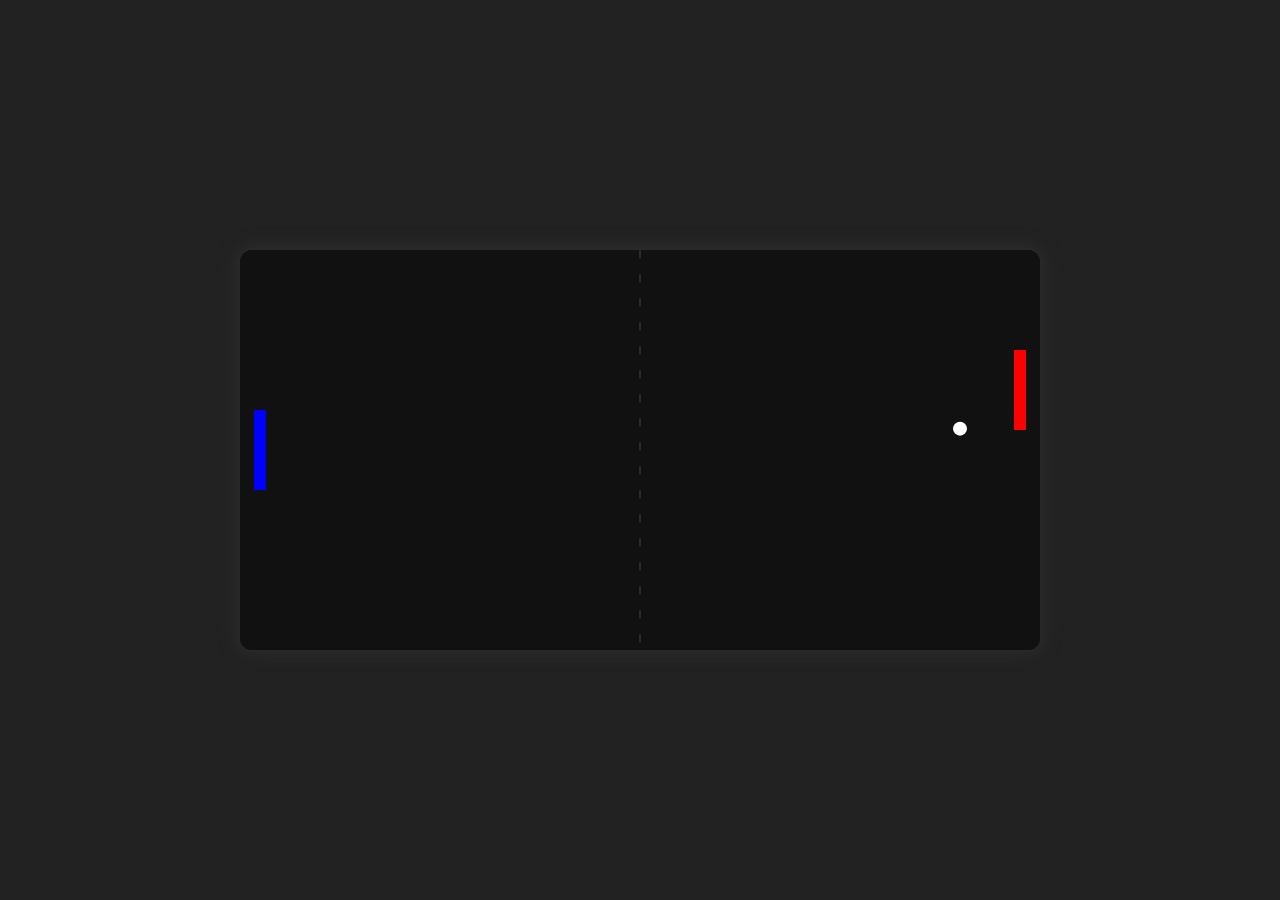
<file: Ping-Pong-main/index.html>
<!DOCTYPE html>
<html lang="en">
<head>
  <meta charset="UTF-8">
  <title>Pong Game</title>
  <link rel="stylesheet" href="style.css">
</head>
<body>
  <canvas id="pong" width="800" height="400"></canvas>
  <script src="game.js"></script>
</body>
</html>
</file>
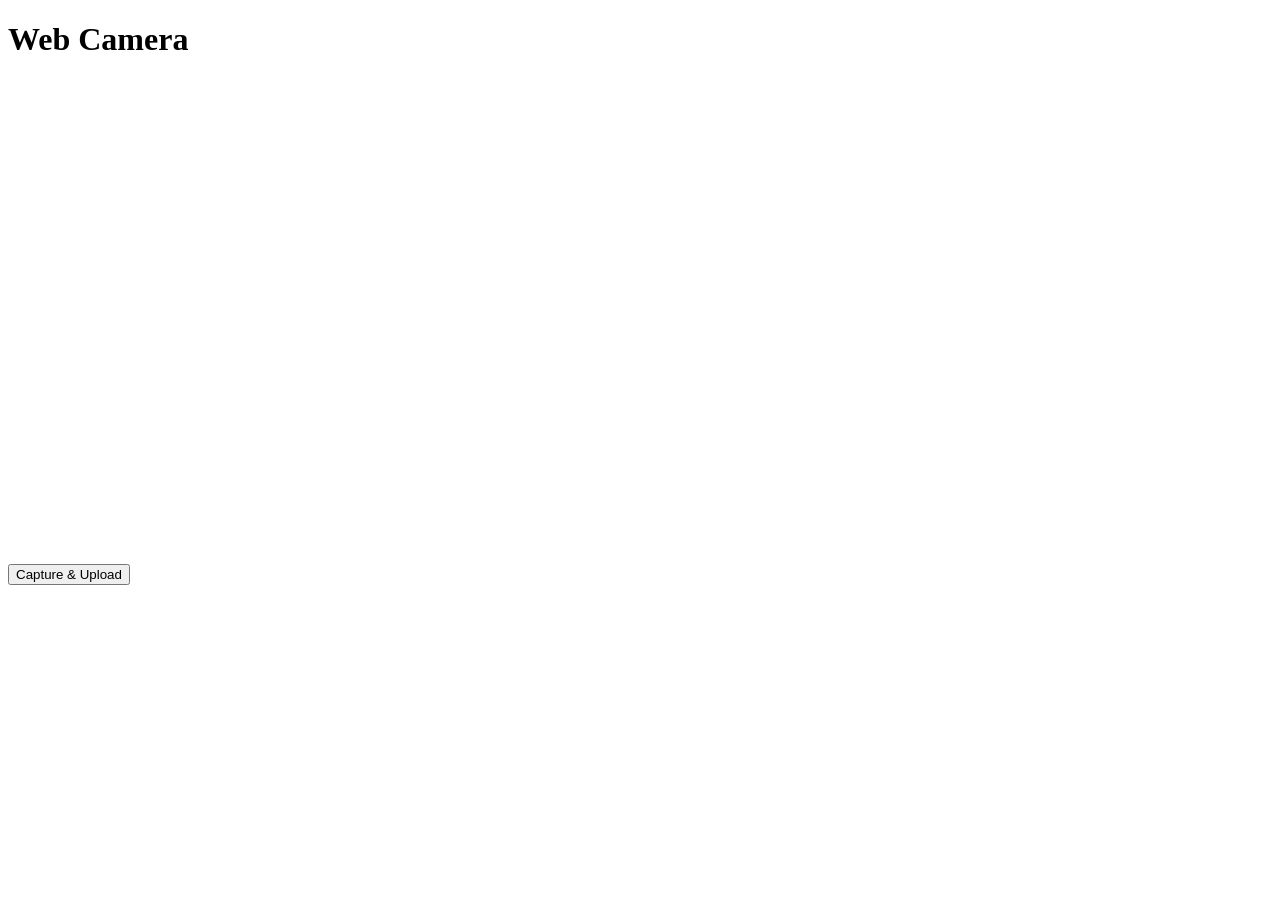
<file: Camera-Recordin-Apps-main/templates/index.html>
<!DOCTYPE html>
<html>
<head><title>Webcam</title></head>
<body>
<h1>Web Camera</h1>
<video id="video" autoplay playsinline width="640" height="480"></video><br>
<button id="snap">Capture & Upload</button>
<canvas id="canvas" width="640" height="480" hidden></canvas>
<div id="status"></div>

<script>
navigator.mediaDevices.getUserMedia({video:true}).then(stream =>{
    video.srcObject = stream;
});

snap.onclick = async () => {
    const ctx = canvas.getContext('2d');
    ctx.drawImage(video, 0, 0);
    const data = canvas.toDataURL('image/jpeg');

    const res = await fetch('/upload',{method:'POST',headers:{'Content-Type':'application/json'},body:JSON.stringify({image:data})});
    const j = await res.json();
    status.textContent = j.ok ? 'Saved: '+j.file : 'Failed';
};
</script>
</body>
</html>
</file>
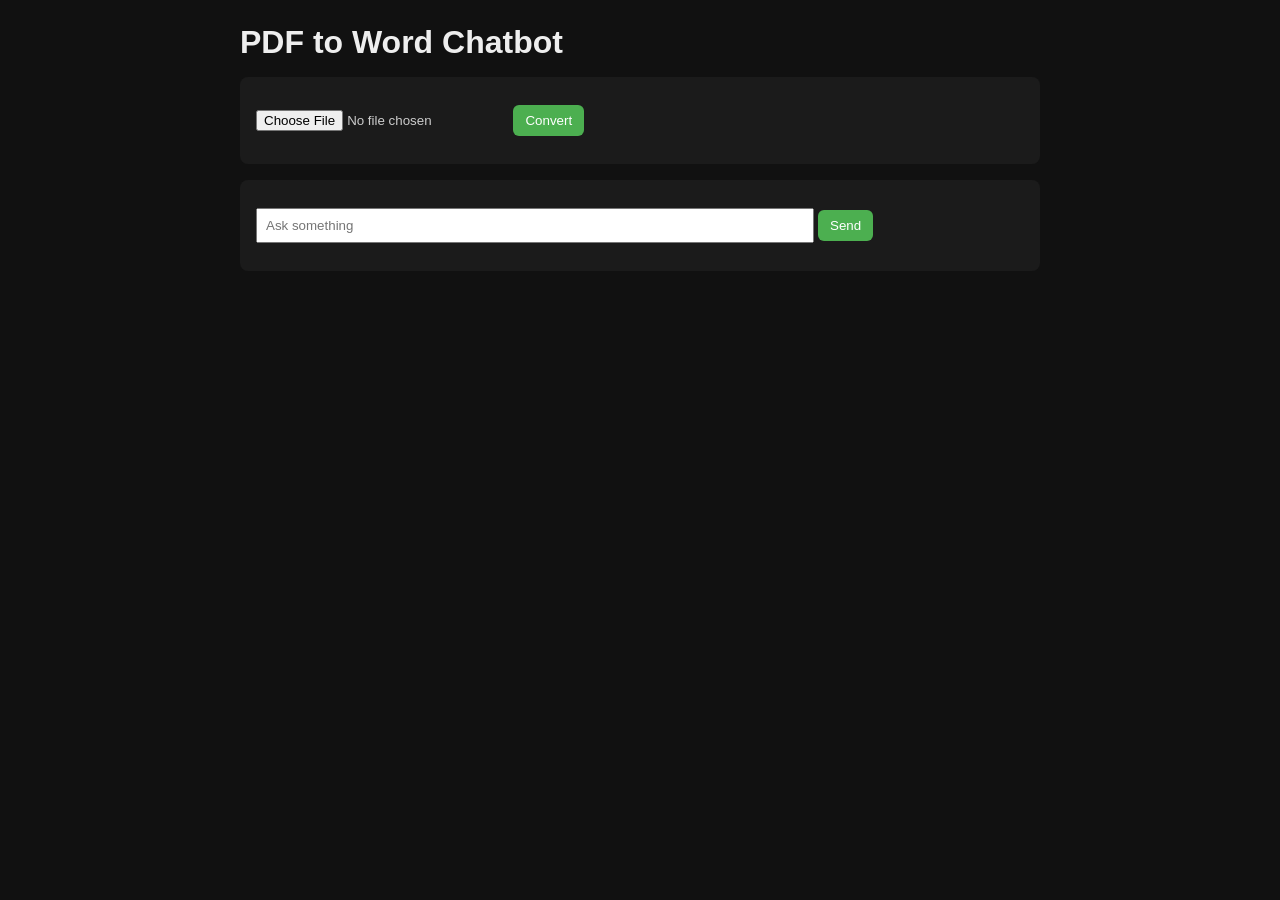
<file: PDF-To-Word/templates/index.html>
<!DOCTYPE html>
<html>
<head>
    <meta charset="utf-8">
    <title>PDF to Word Chatbot</title>
    <style>
        body { font-family: Arial, sans-serif; background:#111; color:#eee; margin:0; }
        .container { max-width: 800px; margin: 0 auto; padding: 24px; }
        h1 { margin: 0 0 16px; }
        .panel { background:#1b1b1b; padding:16px; border-radius:8px; }
        .row { margin-top:12px; }
        input[type=file] { color:#ccc; }
        button { background:#4CAF50; color:#fff; border:0; padding:8px 12px; border-radius:6px; cursor:pointer; }
        button:disabled { opacity:0.6; cursor:not-allowed; }
        a { color:#4CAF50; }
        #status { margin-top:10px; font-size:14px; }
    </style>
</head>
<body>
    <div class="container">
        <h1>PDF to Word Chatbot</h1>
        <div class="panel">
            <div class="row">
                <input id="pdf" type="file" accept="application/pdf" />
                <button id="upload">Convert</button>
            </div>
            <div id="status"></div>
            <div id="result" class="row"></div>
        </div>
        <div class="panel" style="margin-top:16px;">
            <div class="row">
                <input id="msg" type="text" placeholder="Ask something" style="width:70%; padding:8px;" />
                <button id="send">Send</button>
            </div>
            <div id="chat" class="row"></div>
        </div>
    </div>
    <script>
    const pdfInput = document.getElementById('pdf');
    const uploadBtn = document.getElementById('upload');
    const statusDiv = document.getElementById('status');
    const resultDiv = document.getElementById('result');
    const msgInput = document.getElementById('msg');
    const sendBtn = document.getElementById('send');
    const chatDiv = document.getElementById('chat');
    let currentUid = '';

    uploadBtn.onclick = async () => {
        if (!pdfInput.files.length) { statusDiv.textContent = 'Select a PDF.'; return; }
        statusDiv.textContent = 'Processing…';
        uploadBtn.disabled = true;
        const fd = new FormData();
        fd.append('file', pdfInput.files[0]);
        try {
            const r = await fetch('/process', { method:'POST', body: fd });
            const j = await r.json();
            if (j.download_url) {
                resultDiv.innerHTML = `<a href="${j.download_url}">Download Word File</a>`;
                statusDiv.textContent = 'Done';
                currentUid = j.uid || '';
            } else {
                statusDiv.textContent = j.error || 'Failed';
            }
        } catch (e) {
            statusDiv.textContent = 'Error';
        } finally {
            uploadBtn.disabled = false;
        }
    };

    sendBtn.onclick = async () => {
        const m = msgInput.value.trim();
        if (!m) return;
        chatDiv.innerHTML += `<div>You: ${m}</div>`;
        msgInput.value = '';
        try {
            const r = await fetch('/ask', { method:'POST', headers:{'Content-Type':'application/json'}, body: JSON.stringify({ message: m, uid: currentUid }) });
            const j = await r.json();
            chatDiv.innerHTML += `<div>Bot: ${j.reply}</div>`;
        } catch (e) {
            chatDiv.innerHTML += `<div>Bot: Error</div>`;
        }
    };
    </script>
</body>
</html>
</file>
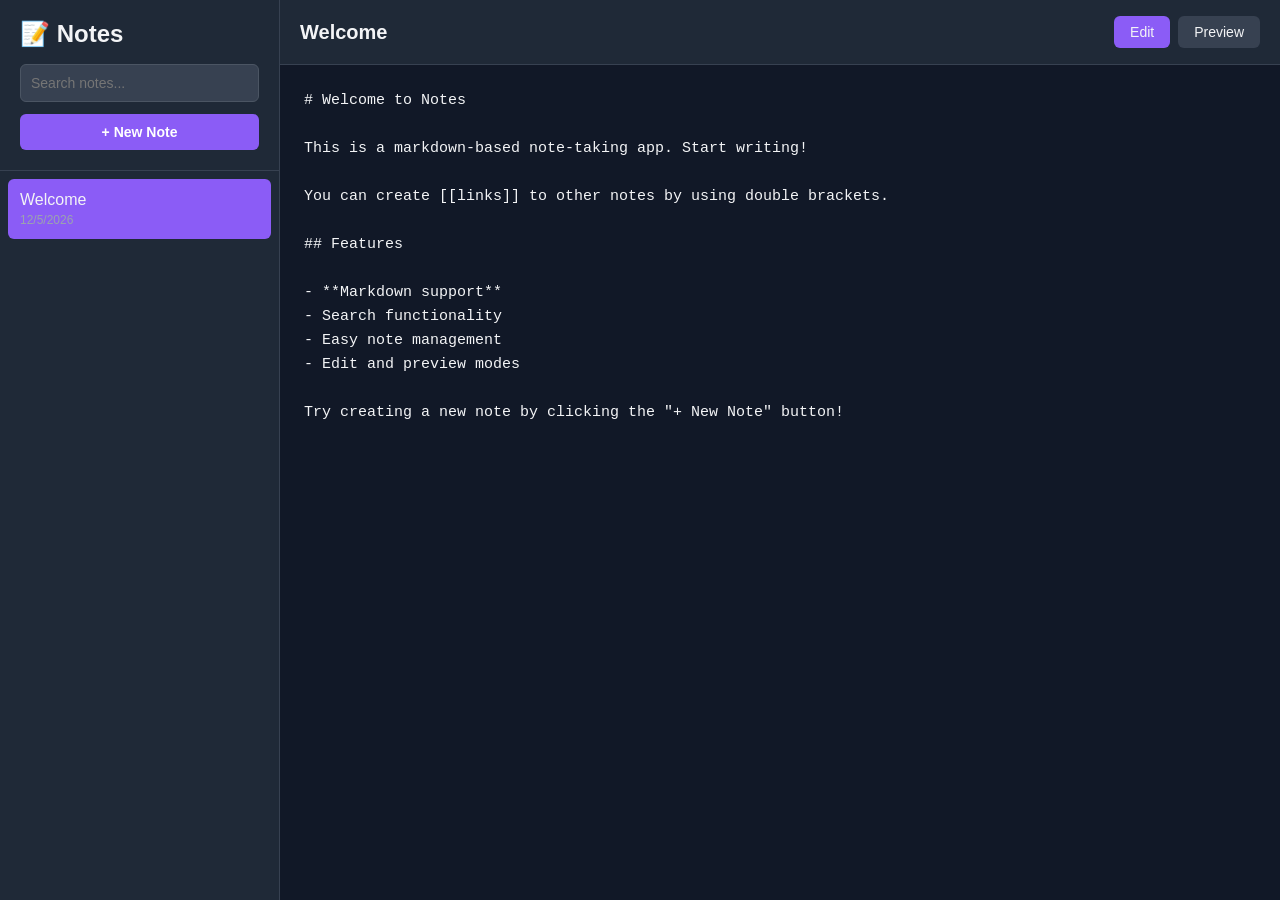
<file: Notes-main/notes_v1.html>
<!DOCTYPE html>
<html lang="en">
<head>
    <meta charset="UTF-8">
    <meta name="viewport" content="width=device-width, initial-scale=1.0">
    <title>Notes App</title>
    <style>
        * {
            margin: 0;
            padding: 0;
            box-sizing: border-box;
        }

        body {
            font-family: -apple-system, BlinkMacSystemFont, 'Segoe UI', Roboto, Oxygen, Ubuntu, Cantarell, sans-serif;
            background: #111827;
            color: #f3f4f6;
            height: 100vh;
            overflow: hidden;
        }

        .container {
            display: flex;
            height: 100vh;
        }

        .sidebar {
            width: 280px;
            background: #1f2937;
            border-right: 1px solid #374151;
            display: flex;
            flex-direction: column;
        }

        .sidebar-header {
            padding: 20px;
            border-bottom: 1px solid #374151;
        }

        .app-title {
            display: flex;
            align-items: center;
            gap: 10px;
            margin-bottom: 16px;
            font-size: 24px;
            font-weight: bold;
        }

        .search-box {
            position: relative;
            margin-bottom: 12px;
        }

        .search-box input {
            width: 100%;
            padding: 10px;
            background: #374151;
            border: 1px solid #4b5563;
            border-radius: 6px;
            color: #f3f4f6;
            font-size: 14px;
        }

        .search-box input:focus {
            outline: none;
            border-color: #8b5cf6;
        }

        .new-note-btn {
            width: 100%;
            padding: 10px 16px;
            background: #8b5cf6;
            border: none;
            border-radius: 6px;
            color: white;
            font-weight: 600;
            cursor: pointer;
            font-size: 14px;
            transition: background 0.2s;
        }

        .new-note-btn:hover {
            background: #7c3aed;
        }

        .new-note-btn:active {
            transform: scale(0.98);
        }

        .notes-list {
            flex: 1;
            overflow-y: auto;
            padding: 8px;
        }

        .note-item {
            padding: 12px;
            margin-bottom: 4px;
            border-radius: 6px;
            cursor: pointer;
            transition: background 0.2s;
            display: flex;
            align-items: center;
            justify-content: space-between;
            position: relative;
        }

        .note-item:hover {
            background: #374151;
        }

        .note-item.active {
            background: #8b5cf6;
        }

        .note-item-content {
            display: flex;
            align-items: flex-start;
            gap: 8px;
            flex: 1;
            min-width: 0;
        }

        .note-title {
            font-weight: 500;
            overflow: hidden;
            text-overflow: ellipsis;
            white-space: nowrap;
            margin-bottom: 4px;
        }

        .note-date {
            font-size: 12px;
            color: #9ca3af;
        }

        .delete-btn {
            padding: 6px 10px;
            background: #dc2626;
            border: none;
            border-radius: 4px;
            color: white;
            cursor: pointer;
            font-size: 12px;
            opacity: 0;
            transition: opacity 0.2s;
        }

        .note-item:hover .delete-btn {
            opacity: 1;
        }

        .delete-btn:hover {
            background: #b91c1c;
        }

        .main-content {
            flex: 1;
            display: flex;
            flex-direction: column;
        }

        .editor-header {
            background: #1f2937;
            border-bottom: 1px solid #374151;
            padding: 16px 20px;
            display: flex;
            align-items: center;
            justify-content: space-between;
        }

        .editor-title {
            font-size: 20px;
            font-weight: 600;
        }

        .mode-buttons {
            display: flex;
            gap: 8px;
        }

        .mode-btn {
            padding: 8px 16px;
            background: #374151;
            border: none;
            border-radius: 6px;
            color: #f3f4f6;
            cursor: pointer;
            font-size: 14px;
            transition: background 0.2s;
        }

        .mode-btn:hover {
            background: #4b5563;
        }

        .mode-btn.active {
            background: #8b5cf6;
        }

        .editor-area {
            flex: 1;
            overflow: hidden;
        }

        #editor {
            width: 100%;
            height: 100%;
            padding: 24px;
            background: #111827;
            border: none;
            color: #f3f4f6;
            font-family: 'Courier New', monospace;
            font-size: 15px;
            line-height: 1.6;
            resize: none;
        }

        #editor:focus {
            outline: none;
        }

        #preview {
            width: 100%;
            height: 100%;
            padding: 24px;
            overflow-y: auto;
            line-height: 1.6;
        }

        #preview h1 {
            font-size: 32px;
            margin: 16px 0 8px;
            font-weight: bold;
        }

        #preview h2 {
            font-size: 24px;
            margin: 16px 0 8px;
            font-weight: bold;
        }

        #preview h3 {
            font-size: 20px;
            margin: 16px 0 8px;
            font-weight: bold;
        }

        #preview strong {
            font-weight: bold;
        }

        #preview em {
            font-style: italic;
        }

        #preview code {
            background: #374151;
            padding: 2px 6px;
            border-radius: 4px;
            font-family: 'Courier New', monospace;
        }

        #preview .wiki-link {
            color: #60a5fa;
            text-decoration: underline;
            cursor: pointer;
        }

        .hidden {
            display: none !important;
        }
    </style>
</head>
<body>
    <div class="container">
        <div class="sidebar">
            <div class="sidebar-header">
                <div class="app-title">
                    📝 Notes
                </div>
                
                <div class="search-box">
                    <input type="text" id="searchInput" placeholder="Search notes...">
                </div>
                
                <button class="new-note-btn" id="newNoteBtn">+ New Note</button>
            </div>
            
            <div class="notes-list" id="notesList"></div>
        </div>

        <div class="main-content">
            <div class="editor-header">
                <h2 class="editor-title" id="editorTitle">Welcome</h2>
                <div class="mode-buttons">
                    <button class="mode-btn active" id="editBtn">Edit</button>
                    <button class="mode-btn" id="previewBtn">Preview</button>
                </div>
            </div>
            
            <div class="editor-area">
                <textarea id="editor"></textarea>
                <div id="preview" class="hidden"></div>
            </div>
        </div>
    </div>

    <script>
        console.log('Script started');

        // Application state
        const state = {
            notes: [
                {
                    id: '1',
                    title: 'Welcome',
                    content: '# Welcome to Notes\n\nThis is a markdown-based note-taking app. Start writing!\n\nYou can create [[links]] to other notes by using double brackets.\n\n## Features\n\n- **Markdown support**\n- Search functionality\n- Easy note management\n- Edit and preview modes\n\nTry creating a new note by clicking the "+ New Note" button!',
                    created: Date.now()
                }
            ],
            activeNoteId: '1',
            editMode: true,
            searchQuery: ''
        };

        // DOM elements
        const editor = document.getElementById('editor');
        const preview = document.getElementById('preview');
        const notesList = document.getElementById('notesList');
        const searchInput = document.getElementById('searchInput');
        const newNoteBtn = document.getElementById('newNoteBtn');
        const editBtn = document.getElementById('editBtn');
        const previewBtn = document.getElementById('previewBtn');
        const editorTitle = document.getElementById('editorTitle');

        console.log('DOM elements found:', {
            editor: !!editor,
            newNoteBtn: !!newNoteBtn,
            editBtn: !!editBtn
        });

        // Save/Load functions
        function saveToLocalStorage() {
            try {
                localStorage.setItem('notes-app-data', JSON.stringify(state.notes));
                localStorage.setItem('notes-app-active', state.activeNoteId);
                console.log('Saved to localStorage');
            } catch (e) {
                console.error('Failed to save:', e);
            }
        }

        function loadFromLocalStorage() {
            try {
                const notesData = localStorage.getItem('notes-app-data');
                const activeId = localStorage.getItem('notes-app-active');
                
                if (notesData) {
                    state.notes = JSON.parse(notesData);
                    console.log('Loaded notes from localStorage');
                }
                if (activeId && state.notes.find(n => n.id === activeId)) {
                    state.activeNoteId = activeId;
                }
            } catch (e) {
                console.error('Failed to load:', e);
            }
        }

        // Helper functions
        function getCurrentNote() {
            return state.notes.find(n => n.id === state.activeNoteId);
        }

        function createNote() {
            console.log('Creating new note...');
            const newNote = {
                id: Date.now().toString(),
                title: 'Untitled Note',
                content: '# New Note\n\nStart writing here...',
                created: Date.now()
            };
            state.notes.unshift(newNote);
            state.activeNoteId = newNote.id;
            saveToLocalStorage();
            renderNotesList();
            loadNote();
            setEditMode(true);
            editor.focus();
            console.log('New note created');
        }

        function deleteNote(id) {
            console.log('Deleting note:', id);
            
            if (state.notes.length === 1) {
                alert('Cannot delete the last note!');
                return;
            }
            
            state.notes = state.notes.filter(n => n.id !== id);
            
            if (state.activeNoteId === id) {
                state.activeNoteId = state.notes[0].id;
            }
            
            saveToLocalStorage();
            renderNotesList();
            loadNote();
        }

        function selectNote(id) {
            console.log('Selecting note:', id);
            state.activeNoteId = id;
            renderNotesList();
            loadNote();
        }

        function updateNote(content) {
            const note = getCurrentNote();
            if (note) {
                note.content = content;
                const lines = content.split('\n');
                const titleLine = lines.find(l => l.startsWith('# '));
                note.title = titleLine ? titleLine.replace('# ', '').trim() : 'Untitled Note';
                saveToLocalStorage();
                renderNotesList();
                editorTitle.textContent = note.title;
            }
        }

        function renderMarkdown(text) {
            let html = text;
            
            html = html.replace(/\[\[(.*?)\]\]/g, '<span class="wiki-link">$1</span>');
            html = html.replace(/^### (.*$)/gm, '<h3>$1</h3>');
            html = html.replace(/^## (.*$)/gm, '<h2>$1</h2>');
            html = html.replace(/^# (.*$)/gm, '<h1>$1</h1>');
            html = html.replace(/\*\*\*(.*?)\*\*\*/g, '<strong><em>$1</em></strong>');
            html = html.replace(/\*\*(.*?)\*\*/g, '<strong>$1</strong>');
            html = html.replace(/\*(.*?)\*/g, '<em>$1</em>');
            html = html.replace(/`(.*?)`/g, '<code>$1</code>');
            html = html.replace(/\n/g, '<br/>');
            
            return html;
        }

        function renderNotesList() {
            const filtered = state.notes.filter(n => 
                n.title.toLowerCase().includes(state.searchQuery.toLowerCase()) ||
                n.content.toLowerCase().includes(state.searchQuery.toLowerCase())
            );

            notesList.innerHTML = '';
            
            filtered.forEach(note => {
                const noteItem = document.createElement('div');
                noteItem.className = 'note-item' + (note.id === state.activeNoteId ? ' active' : '');
                
                const content = document.createElement('div');
                content.className = 'note-item-content';
                content.innerHTML = `
                    <div style="flex: 1; min-width: 0;">
                        <div class="note-title">${escapeHtml(note.title)}</div>
                        <div class="note-date">${new Date(note.created).toLocaleDateString()}</div>
                    </div>
                `;
                
                noteItem.appendChild(content);
                
                if (state.notes.length > 1) {
                    const deleteBtn = document.createElement('button');
                    deleteBtn.className = 'delete-btn';
                    deleteBtn.textContent = 'Delete';
                    deleteBtn.onclick = (e) => {
                        e.stopPropagation();
                        deleteNote(note.id);
                    };
                    noteItem.appendChild(deleteBtn);
                }
                
                noteItem.onclick = () => selectNote(note.id);
                notesList.appendChild(noteItem);
            });
        }

        function escapeHtml(text) {
            const div = document.createElement('div');
            div.textContent = text;
            return div.innerHTML;
        }

        function loadNote() {
            const note = getCurrentNote();
            if (note) {
                editor.value = note.content;
                editorTitle.textContent = note.title;
                if (!state.editMode) {
                    preview.innerHTML = renderMarkdown(note.content);
                }
            }
        }

        function setEditMode(isEdit) {
            console.log('Setting edit mode:', isEdit);
            state.editMode = isEdit;
            
            if (isEdit) {
                editor.classList.remove('hidden');
                preview.classList.add('hidden');
                editBtn.classList.add('active');
                previewBtn.classList.remove('active');
            } else {
                editor.classList.add('hidden');
                preview.classList.remove('hidden');
                editBtn.classList.remove('active');
                previewBtn.classList.add('active');
                preview.innerHTML = renderMarkdown(editor.value);
            }
        }

        // Event listeners
        newNoteBtn.onclick = function() {
            console.log('Button clicked!');
            createNote();
        };

        editBtn.onclick = function() {
            setEditMode(true);
        };

        previewBtn.onclick = function() {
            setEditMode(false);
        };

        editor.oninput = function(e) {
            updateNote(e.target.value);
        };

        searchInput.oninput = function(e) {
            state.searchQuery = e.target.value;
            renderNotesList();
        };

        // Initialize app
        console.log('Initializing app...');
        loadFromLocalStorage();
        renderNotesList();
        loadNote();
        console.log('App initialized!');
    </script>
</body>
</html>
</file>
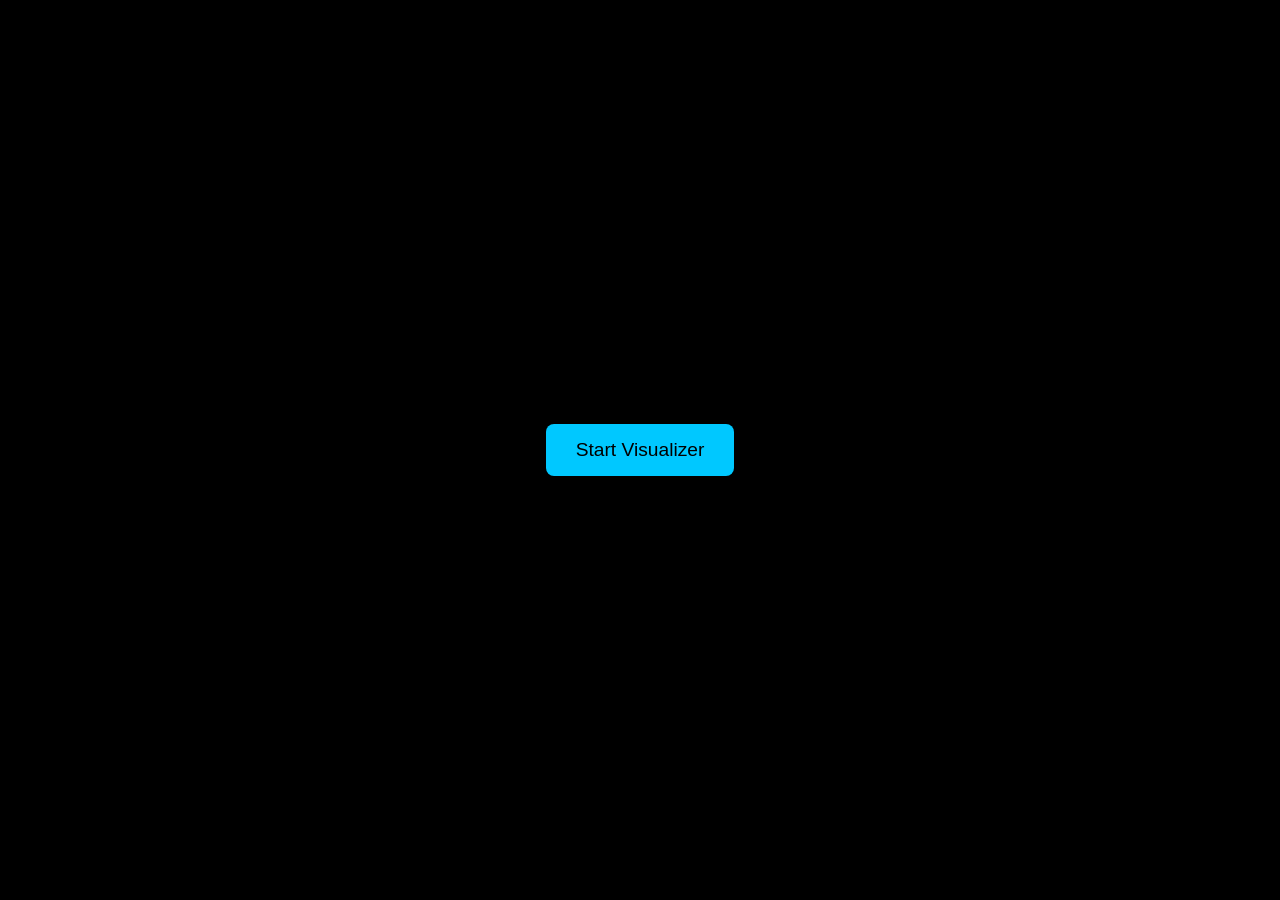
<file: Sound-wave-visualizer-main/soundwave_v2.html>
<!DOCTYPE html>
<html lang="en">
<head>
<meta charset="UTF-8" />
<meta name="viewport" content="width=device-width, initial-scale=1.0" />
<title>Microphone Reactive Waves</title>
<style>
    body {
        margin: 0;
        overflow: hidden;
        background: black;
        display: flex;
        justify-content: center;
        align-items: center;
        height: 100vh;
        color: white;
        font-family: sans-serif;
    }
    #startBtn {
        padding: 15px 30px;
        background: #00c8ff;
        border: none;
        border-radius: 8px;
        font-size: 1.2rem;
        cursor: pointer;
        position: absolute;
        z-index: 10;
    }
    canvas {
        position: absolute;
        inset: 0;
    }
</style>
</head>
<body>

<button id="startBtn">Start Visualizer</button>
<canvas id="waveCanvas"></canvas>

<script>
const startBtn = document.getElementById("startBtn");
const canvas = document.getElementById("waveCanvas");
const ctx = canvas.getContext("2d");

function resizeCanvas() {
    canvas.width = window.innerWidth;
    canvas.height = window.innerHeight;
}
window.addEventListener("resize", resizeCanvas);
resizeCanvas();

startBtn.addEventListener("click", async () => {
    startBtn.style.display = "none";   // hide button

    const audioCtx = new (window.AudioContext || window.webkitAudioContext)();
    if (audioCtx.state === "suspended") await audioCtx.resume();

    // Request microphone access
    let stream;
    try {
        stream = await navigator.mediaDevices.getUserMedia({ audio: true });
    } catch (err) {
        alert("Microphone access was blocked.");
        console.error(err);
        return;
    }

    const source = audioCtx.createMediaStreamSource(stream);
    const analyser = audioCtx.createAnalyser();
    analyser.fftSize = 2048;

    const bufferLength = analyser.frequencyBinCount;
    const dataArray = new Uint8Array(bufferLength);

    source.connect(analyser);

    function animate() {
        requestAnimationFrame(animate);

        analyser.getByteTimeDomainData(dataArray);

        ctx.fillStyle = "rgba(0, 0, 0, 0.2)";
        ctx.fillRect(0, 0, canvas.width, canvas.height);

        ctx.lineWidth = 2;
        ctx.strokeStyle = "rgb(0, 200, 255)";

        ctx.beginPath();
        let sliceWidth = canvas.width / bufferLength;
        let x = 0;

        for (let i = 0; i < bufferLength; i++) {
            const v = dataArray[i] / 128.0;
            const y = (v * canvas.height) / 2;

            if (i === 0) ctx.moveTo(x, y);
            else ctx.lineTo(x, y);

            x += sliceWidth;
        }
        ctx.stroke();
    }

    animate();
});
</script>

</body>
</html>
</file>
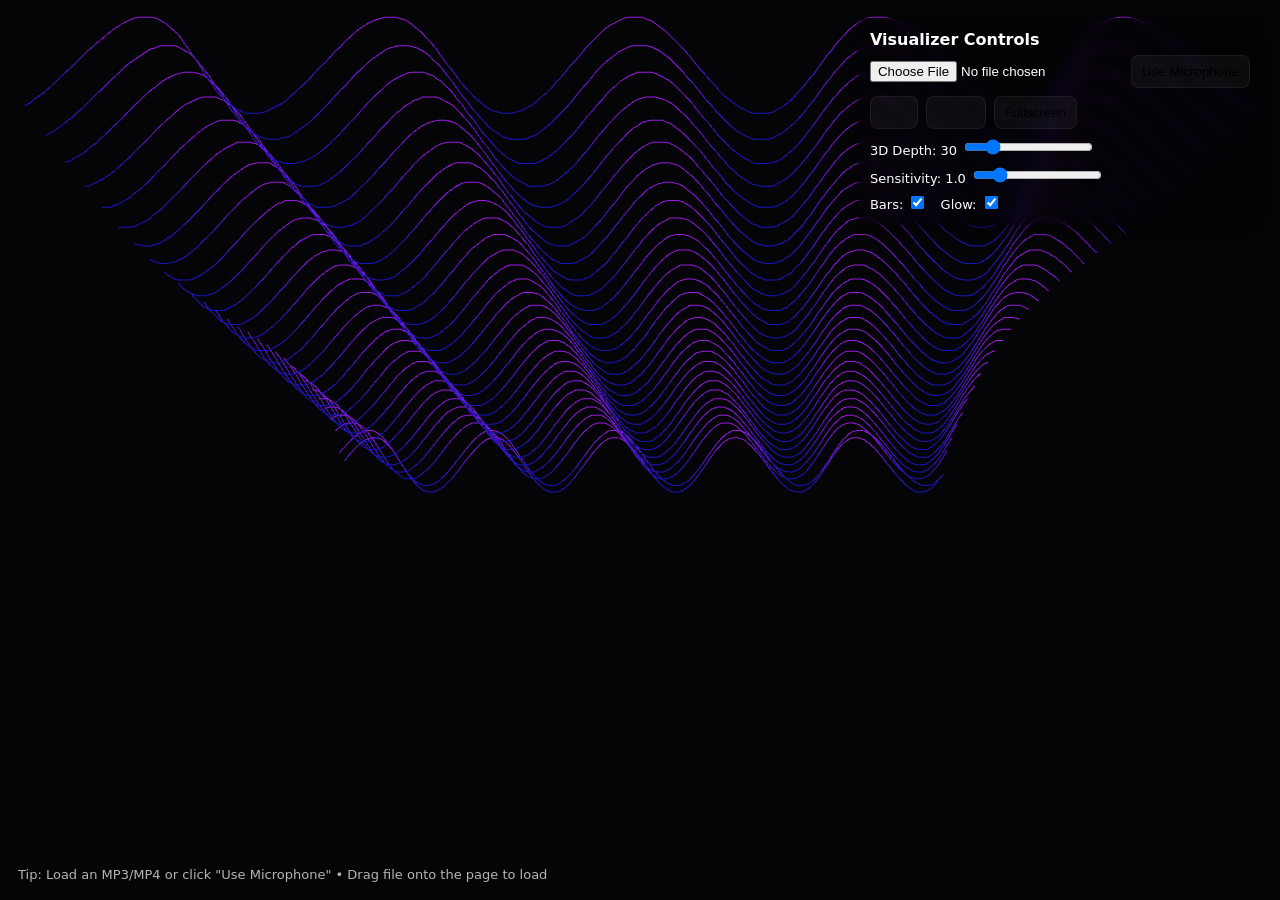
<file: Sound-wave-visualizer-main/soundwave_v3.html>
<!doctype html>
<html lang="en">
<head>
<meta charset="utf-8" />
<meta name="viewport" content="width=device-width,initial-scale=1" />
<title>Advanced Visualizer — 3D Waveform + File Load</title>
<style>
  :root{--bg:#05060a}
  html,body{height:100%;margin:0;background:var(--bg);font-family:Inter,system-ui,Arial;color:#fff}
  #glCanvas{position:fixed;inset:0;width:100%;height:100%;display:block}
  #ui{position:fixed;right:18px;top:18px;z-index:60;padding:12px;border-radius:10px;background:rgba(0,0,0,0.45);backdrop-filter:blur(6px);box-shadow:0 6px 20px rgba(0,0,0,0.6);min-width:260px}
  .row{display:flex;gap:8px;align-items:center;margin-bottom:8px}
  input[type=file]{color:#fff}
  button{padding:8px 10px;border-radius:8px;border:1px solid rgba(255,255,255,0.06);background:rgba(255,255,255,0.04);cursor:pointer}
  label{font-size:13px}
  #overlay{position:fixed;left:18px;bottom:18px;color:rgba(255,255,255,0.7);font-size:13px}
</style>
</head>
<body>
<canvas id="glCanvas"></canvas>
<div id="ui">
  <div style="font-weight:600;margin-bottom:6px">Visualizer Controls</div>
  <div class="row">
    <input id="fileInput" type="file" accept="audio/*,video/*" />
    <button id="btnMic">Use Microphone</button>
  </div>
  <div class="row">
    <button id="btnPlay" disabled>Play</button>
    <button id="btnPause" disabled>Pause</button>
    <button id="btnFS">Fullscreen</button>
  </div>
  <div style="margin-top:6px">
    <label>3D Depth: <span id="depthLabel">30</span></label>
    <input id="depth" type="range" min="8" max="128" value="30" />
  </div>
  <div style="margin-top:6px">
    <label>Sensitivity: <span id="sensLabel">1.0</span></label>
    <input id="sensitivity" type="range" min="0.2" max="5.0" step="0.1" value="1.0" />
  </div>
  <div style="margin-top:6px">
    <label>Bars: <input id="toggleBars" type="checkbox" checked /></label>
    <label style="margin-left:8px">Glow: <input id="toggleGlow" type="checkbox" checked /></label>
  </div>
</div>
<div id="overlay">Tip: Load an MP3/MP4 or click "Use Microphone" • Drag file onto the page to load</div>

<script>
// Advanced single-file visualizer
// - Load MP3/MP4 via file input or drag/drop
// - Use microphone
// - 3D waveform rendered with raw WebGL
// - Frequency bars overlay (2D via WebGL as well)

const canvas = document.getElementById('glCanvas');
let gl = canvas.getContext('webgl', {preserveDrawingBuffer:true});
if(!gl) { alert('WebGL not supported'); }

let W = canvas.width = innerWidth;
let H = canvas.height = innerHeight;
window.addEventListener('resize', ()=>{W = canvas.width = innerWidth; H = canvas.height = innerHeight; gl.viewport(0,0,W,H);});

// UI
const fileInput = document.getElementById('fileInput');
const btnMic = document.getElementById('btnMic');
const btnPlay = document.getElementById('btnPlay');
const btnPause = document.getElementById('btnPause');
const btnFS = document.getElementById('btnFS');
const depthInput = document.getElementById('depth');
const depthLabel = document.getElementById('depthLabel');
const sensInput = document.getElementById('sensitivity');
const sensLabel = document.getElementById('sensLabel');
const toggleBars = document.getElementById('toggleBars');
const toggleGlow = document.getElementById('toggleGlow');

depthInput.oninput = ()=> depthLabel.textContent = depthInput.value;
sensInput.oninput = ()=> sensLabel.textContent = Number(sensInput.value).toFixed(1);
btnFS.onclick = ()=>{ if(!document.fullscreenElement) document.documentElement.requestFullscreen(); else document.exitFullscreen(); }

// Audio setup
let audioCtx = null;
let analyser = null;
let freqData = null;
let timeData = null;
let sourceNode = null;
let audioElement = null;
let usingMic = false;

async function ensureAudio(){
  if(audioCtx) return;
  audioCtx = new (window.AudioContext || window.webkitAudioContext)();
  if(audioCtx.state === 'suspended') await audioCtx.resume();
}

// Create HTMLAudioElement for file playback
fileInput.addEventListener('change', async (e)=>{
  const f = e.target.files[0];
  if(!f) return;
  await loadFile(f);
});

// drag/drop
window.addEventListener('dragover', e=>{e.preventDefault();});
window.addEventListener('drop', async (e)=>{e.preventDefault(); if(e.dataTransfer.files && e.dataTransfer.files[0]) await loadFile(e.dataTransfer.files[0]);});

async function loadFile(file){
  await ensureAudio();
  usingMic = false;
  if(audioElement){ audioElement.pause(); audioElement.src = ''; }
  audioElement = document.createElement('audio');
  audioElement.controls = false;
  audioElement.src = URL.createObjectURL(file);
  audioElement.crossOrigin = 'anonymous';

  if(sourceNode) { try{ sourceNode.disconnect(); }catch(e){} }
  sourceNode = audioCtx.createMediaElementSource(audioElement);
  setupAnalyser();
  sourceNode.connect(analyser);
  analyser.connect(audioCtx.destination);

  btnPlay.disabled = false; btnPause.disabled = false;
  audioElement.play();
}

btnPlay.onclick = ()=>{ if(audioElement) audioElement.play(); }
btnPause.onclick = ()=>{ if(audioElement) audioElement.pause(); }

// microphone
btnMic.onclick = async ()=>{
  await ensureAudio();
  try{
    const s = await navigator.mediaDevices.getUserMedia({audio:true, video:false});
    usingMic = true;
    if(sourceNode){ try{ sourceNode.disconnect(); }catch(e){} }
    sourceNode = audioCtx.createMediaStreamSource(s);
    setupAnalyser();
    sourceNode.connect(analyser);
    // do not connect analyser to destination for mic
    btnPlay.disabled = true; btnPause.disabled = true;
  }catch(err){ alert('Microphone permission required.'); console.error(err); }
}

function setupAnalyser(){
  if(!audioCtx) return;
  analyser = audioCtx.createAnalyser();
  analyser.fftSize = 2048;
  freqData = new Uint8Array(analyser.frequencyBinCount);
  timeData = new Uint8Array(analyser.fftSize);
}

// WebGL helpers
function compileShader(src, type){
  const s = gl.createShader(type);
  gl.shaderSource(s, src);
  gl.compileShader(s);
  if(!gl.getShaderParameter(s, gl.COMPILE_STATUS)){
    console.error(gl.getShaderInfoLog(s));
    gl.deleteShader(s);return null;
  }
  return s;
}

function createProgram(vs, fs){
  const v = compileShader(vs, gl.VERTEX_SHADER);
  const f = compileShader(fs, gl.FRAGMENT_SHADER);
  const p = gl.createProgram();
  gl.attachShader(p, v); gl.attachShader(p, f); gl.linkProgram(p);
  if(!gl.getProgramParameter(p, gl.LINK_STATUS)){ console.error(gl.getProgramInfoLog(p)); return null; }
  return p;
}

// Simple 3D waveform program
const VS = `
attribute vec3 position;
uniform mat4 uProjection;
uniform mat4 uView;
uniform float uAmp;
attribute float aHeight;
varying float vHeight;
void main(){
  vec3 pos = position;
  pos.y += aHeight * uAmp;
  vHeight = aHeight;
  gl_Position = uProjection * uView * vec4(pos,1.0);
}
`;

const FS = `
precision mediump float;
varying float vHeight;
uniform float uTime;
uniform bool uGlow;
void main(){
  float hue = 200.0 + vHeight*120.0;
  float sat = 0.9;
  float val = 0.6 + vHeight*0.4;
  // convert HSV -> RGB (approx)
  float c = val*sat;
  float x = c*(1.0 - abs(mod(hue/60.0,2.0)-1.0));
  vec3 col;
  if(hue<60.0) col = vec3(c,x,0.0);
  else if(hue<120.0) col = vec3(x,c,0.0);
  else if(hue<180.0) col = vec3(0.0,c,x);
  else if(hue<240.0) col = vec3(0.0,x,c);
  else if(hue<300.0) col = vec3(x,0.0,c);
  else col = vec3(c,0.0,x);
  vec3 final = col + vec3(0.05);
  if(uGlow) final += vec3(0.08*vHeight);
  gl_FragColor = vec4(final, 1.0);
}
`;

const prog = createProgram(VS, FS);
const attribPos = gl.getAttribLocation(prog, 'position');
const attribHeight = gl.getAttribLocation(prog, 'aHeight');
const uniProj = gl.getUniformLocation(prog, 'uProjection');
const uniView = gl.getUniformLocation(prog, 'uView');
const uniAmp = gl.getUniformLocation(prog, 'uAmp');
const uniTime = gl.getUniformLocation(prog, 'uTime');
const uniGlow = gl.getUniformLocation(prog, 'uGlow');

// Mesh grid (strips)
let depth = parseInt(depthInput.value,10); // number of slices along z
let segments = 256; // points per strip (x direction)
let positionBuffer = gl.createBuffer();
let heightBuffer = gl.createBuffer();
let indexCount = 0;
let positions = null;
let heights = null;

function buildMesh(){
  depth = parseInt(depthInput.value,10);
  segments = 256;
  // positions: for each vertex -> x,y,z (initially y zero)
  positions = new Float32Array(depth * segments * 3);
  heights = new Float32Array(depth * segments);
  let ptr = 0;
  for(let d=0; d<depth; d++){
    const z = -1.0 + (d/(depth-1))*2.0; // -1..1
    for(let i=0;i<segments;i++){
      const x = -1.6 + (i/(segments-1))*3.2; // wide aspect
      positions[ptr++] = x;
      positions[ptr++] = 0.0;
      positions[ptr++] = z*1.6; // scale z
    }
  }
  // heights initially zero
  for(let i=0;i<heights.length;i++) heights[i]=0.0;

  gl.bindBuffer(gl.ARRAY_BUFFER, positionBuffer);
  gl.bufferData(gl.ARRAY_BUFFER, positions, gl.STATIC_DRAW);
  gl.bindBuffer(gl.ARRAY_BUFFER, heightBuffer);
  gl.bufferData(gl.ARRAY_BUFFER, heights, gl.DYNAMIC_DRAW);
}

buildMesh();

gl.enable(gl.DEPTH_TEST);

// Keep history of spectra (circular)
let history = new Array(depth);
for(let i=0;i<depth;i++) history[i] = new Float32Array(segments);
let historyPtr = 0;

function pushToHistory(arr){
  // arr length might be <= segments
  const step = Math.floor(arr.length/segments) || 1;
  const h = history[historyPtr];
  for(let i=0;i<segments;i++){
    const idx = Math.min(arr.length-1, i*step);
    h[i] = arr[idx]/255.0; // normalize 0..1
  }
  historyPtr = (historyPtr+1)%depth;
}

// Update heights buffer from history
function updateHeights(){
  // map history to heights array so that most recent is at far end
  let ptr = 0;
  for(let d=0; d<depth; d++){
    const src = history[(historyPtr + d)%depth];
    for(let i=0;i<segments;i++){
      heights[ptr++] = src[i];
    }
  }
  gl.bindBuffer(gl.ARRAY_BUFFER, heightBuffer);
  gl.bufferSubData(gl.ARRAY_BUFFER, 0, heights);
}

// Projection/view
function createProjection(aspect){
  const fov = Math.PI/4;
  const near = 0.1; const far = 100.0;
  const f = 1.0/Math.tan(fov/2);
  const proj = new Float32Array(16);
  proj[0] = f/aspect; proj[1]=0;proj[2]=0;proj[3]=0;
  proj[4]=0;proj[5]=f;proj[6]=0;proj[7]=0;
  proj[8]=0;proj[9]=0;proj[10]=(far+near)/(near-far);proj[11]=-1;
  proj[12]=0;proj[13]=0;proj[14]=(2*far*near)/(near-far);proj[15]=0;
  return proj;
}

function createView(){
  // simple camera: translate back and rotate slightly
  const view = new Float32Array(16);
  // identity
  for(let i=0;i<16;i++) view[i]=0; view[0]=1; view[5]=1; view[10]=1; view[15]=1;
  // translate z
  view[14] = -4.2; // move camera back
  // rotate X by -15deg: apply rotation
  const a = -0.35; const c=Math.cos(a), s=Math.sin(a);
  // multiply rotationX into view
  view[5]=c; view[6]=s; view[9]=-s; view[10]=c;
  return view;
}

// draw loop
let lastTime = performance.now();
function render(){
  requestAnimationFrame(render);
  const now = performance.now();
  const dt = (now-lastTime)/1000; lastTime=now;

  if(analyser){
    analyser.getByteFrequencyData(freqData);
    analyser.getByteTimeDomainData(timeData);
    pushToHistory(freqData);
    updateHeights();
  } else {
    // push gentle empty data
    const dummy = new Uint8Array(segments);
    for(let i=0;i<segments;i++) dummy[i]=128 + Math.floor(40*Math.sin(i*0.12 + now*0.002));
    pushToHistory(dummy);
    updateHeights();
  }

  gl.viewport(0,0,W,H);
  gl.clearColor(0.02,0.02,0.03,1.0);
  gl.clear(gl.COLOR_BUFFER_BIT | gl.DEPTH_BUFFER_BIT);

  gl.useProgram(prog);
  // attributes
  gl.bindBuffer(gl.ARRAY_BUFFER, positionBuffer);
  gl.enableVertexAttribArray(attribPos);
  gl.vertexAttribPointer(attribPos, 3, gl.FLOAT, false, 0, 0);

  gl.bindBuffer(gl.ARRAY_BUFFER, heightBuffer);
  gl.enableVertexAttribArray(attribHeight);
  gl.vertexAttribPointer(attribHeight, 1, gl.FLOAT, false, 0, 0);

  // matrices
  const proj = createProjection(W/H);
  const view = createView();
  gl.uniformMatrix4fv(uniProj, false, proj);
  gl.uniformMatrix4fv(uniView, false, view);

  const amp = parseFloat(sensInput.value);
  gl.uniform1f(uniAmp, amp);
  gl.uniform1f(uniTime, now*0.001);
  gl.uniform1i(uniGlow, toggleGlow.checked?1:0);

  // draw each strip as line strip -> use TRIANGLE_STRIP to give thickness? We'll draw GL.LINE_STRIP per strip
  // For better performance, draw using drawArrays with offset per strip
  for(let d=0; d<depth; d++){
    const offset = d*segments;
    gl.lineWidth(1.5);
    gl.drawArrays(gl.LINE_STRIP, offset, segments);
  }

  // 2D-like bars: draw using WebGL points as rectangles (simple approach)
  if(toggleBars.checked && analyser){
    // draw simple bars on top using 2D canvas overlay via compositing? Instead we'll draw using DOM 2D on a hidden canvas
    // For simplicity, draw overlay using WebGL blending: draw points scaled vertically via gl.POINTS
    // We'll implement a very simple bar visualization with gl.POINTS
    // Create temporary program for bars
  }
}

render();

// simple bars overlay using 2D canvas on top of GL
const overlayCanvas = document.createElement('canvas');
overlayCanvas.style.position='fixed'; overlayCanvas.style.inset='0'; overlayCanvas.style.pointerEvents='none'; document.body.appendChild(overlayCanvas);
const octx = overlayCanvas.getContext('2d');
function resizeOverlay(){ overlayCanvas.width = innerWidth; overlayCanvas.height = innerHeight; }
window.addEventListener('resize', resizeOverlay); resizeOverlay();

function drawBars2D(){
  octx.clearRect(0,0,overlayCanvas.width,overlayCanvas.height);
  if(!analyser || !toggleBars.checked) return;
  analyser.getByteFrequencyData(freqData);
  const bins = Math.min(128, freqData.length);
  const bw = overlayCanvas.width / bins;
  for(let i=0;i<bins;i++){
    const v = freqData[i]/255;
    const h = v * overlayCanvas.height * 0.45;
    const x = i * bw;
    const grd = octx.createLinearGradient(x, overlayCanvas.height-h, x, overlayCanvas.height);
    const hue1 = 200 + i*(120/bins);
    const hue2 = 260 - i*(80/bins);
    grd.addColorStop(0, `hsl(${hue1},100%,60%)`);
    grd.addColorStop(1, `hsl(${hue2},80%,40%)`);
    octx.fillStyle = grd;
    octx.fillRect(x+2, overlayCanvas.height - h, bw-4, h);
  }
}

setInterval(drawBars2D, 40);

// drag to load also handled; add keyboard: space to toggle play/pause
window.addEventListener('keydown', (e)=>{
  if(e.code==='Space'){
    if(audioElement){ if(audioElement.paused) audioElement.play(); else audioElement.pause(); }
  }
});

// allow dropping a file onto page handled earlier

console.log('Visualizer loaded');
</script>
</body>
</html>
</file>
<file: Ping-Pong-main/style.css>
body {
  background: #222;
  display: flex;
  justify-content: center;
  align-items: center;
  height: 100vh;
  margin: 0;
}
canvas {
  background: #111;
  display: block;
  box-shadow: 0 0 20px #333;
  border-radius: 12px;
}
</file>
